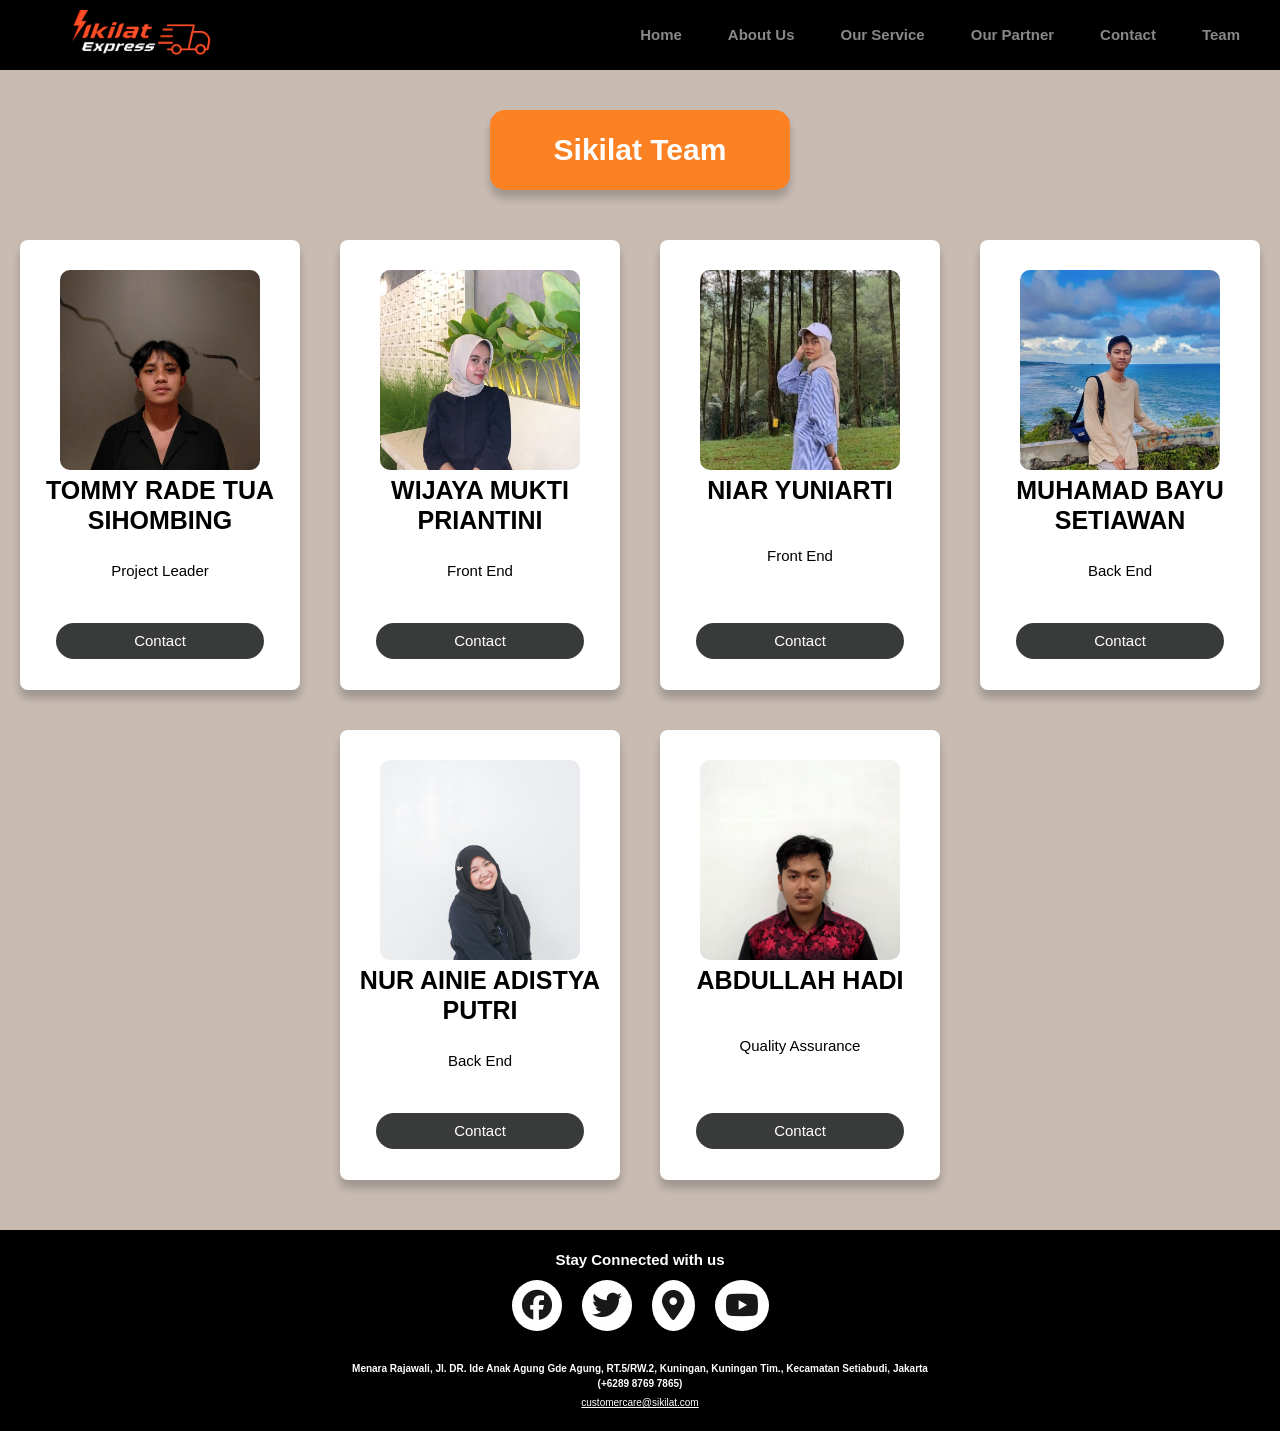
<file: ourteam.html>
<!DOCTYPE html>
<html lang="en">
  <head>
    <meta charset="UTF-8" />
    <meta name="viewport" content="width=device-width, initial-scale=1.0" />
    <link rel="stylesheet" href="./Style/style.css" />
    <title>Capstone-Jayapura Indonesia 17</title>
    <link
      rel="stylesheet"
      href="https://cdnjs.cloudflare.com/ajax/libs/font-awesome/6.4.2/css/all.min.css"
      integrity="sha512-z3gLpd7yknf1YoNbCzqRKc4qyor8gaKU1qmn+CShxbuBusANI9QpRohGBreCFkKxLhei6S9CQXFEbbKuqLg0DA=="
      crossorigin="anonymous"
      referrerpolicy="no-referrer"/>
    </head>
    <body>
        <div class="container-member">
            <nav>
                <div class="navbar_brand">
                    <a href="#"><img src="./assets/Logoputih.png" class="navbar_images" /></a>
                </div>
                <div class="navbar_toggle">
                    <img src="./assets/hamburger.png" alt="hamburger" />
                </div>
                <div class="navbar_menu_mobile">
                    <a href="./index.html">Home</a>
                    <a href="./index.html#aboutus">About Us</a>
                    <a href="./index.html#ourservice">Our Service</a>
                    <a href="./index.html#partner">Our Partner</a>
                    <a href="./index.html#contact">Contact</a>
                    <a href="ourteam.html">Team</a>
                </div>
            </nav>

            <div class="header-ourteam">
                <h1>Sikilat Team</h1>
            </div>

            <div class="grid">
                <article>
                    <img src="./assets/tommy.jpg" alt="Tommy">
                    <div class="deskripsi">
                        <div>
                            <h2>TOMMY RADE TUA SIHOMBING</h2>
                        </div>   
                        <p class="title">Project Leader</p>
                        <a href="https://www.instagram.com/sitabo__/" target="_blank">
                            <p><button class="button">Contact</button></p>
                        </a>
                    </div>
                </article>
                <article>
                    <img src="./assets/wijaya.jpeg" alt="WIJAYA">
                    <div class="deskripsi">
                        <div>
                            <h2>WIJAYA MUKTI PRIANTINI</h2>
                        </div>
                        <p class="title">Front End</p>
                        <a href="https://instagram.com/yayaakuuu_" target="_blank">
                            <p><button class="button">Contact</button></p>
                        </a>
                    </div>
                </article>
                <article>
                    <img src="./assets/niar.jpg" alt="NIAR">
                    <div class="deskripsi">
                        <div>
                            <h2>NIAR YUNIARTI</h2>
                        </div>
                        <p class="title">Front End</p>
                        <a href="https://instagram.com/niarryuniarti?igshid=OGQ5ZDc2ODk2ZA==" target="_blank">
                            <p><button class="button">Contact</button></p>
                        </a>
                    </div>
                </article>
                <article>
                    <img src="./assets/bayu.jpg" alt="BAYU">
                    <div class="deskripsi">
                        <div>
                            <h2>MUHAMAD BAYU SETIAWAN</h2>
                        </div>
                        <p class="title">Back End</p>
                        <a href="https://instagram.com/bayystawn?igshid=NzZlODBkYWE4Ng==" target="_blank">
                            <p><button class="button">Contact</button></p>
                        </a>
                    </div>
                </article>
                <article>
                    <img src="./assets/nur.jpg" alt="NUR">
                    <div class="deskripsi">
                        <div>
                            <h2>NUR AINIE ADISTYA PUTRI </h2>
                        </div>
                        <p class="title">Back End</p>
                        <a href="https://instagram.com/disttyy_?igshid=OGQ5ZDc2ODk2ZA==" target="_blank">
                            <p><button class="button">Contact</button></p>
                        </a>
                    </div>
                </article>
                <article>
                    <img src="./assets/hadi.jpeg" alt="HADI">
                    <div class="deskripsi">
                        <div>
                            <h2>ABDULLAH HADI</h2>
                        </div>
                        <p class="title">Quality Assurance</p>
                        <a href="https://instagram.com/had.i19?igshid=MzNlNGNkZWQ4Mg==" target="_blank">
                            <p><button class="button">Contact</button></p>
                        </a>
                    </div>
                </article>
            </div>
        </div>
        <!-- Fonter -->
        <div class="footer">
            <h3>Stay Connected with us</h3>
            <div class="footer-society">
            <a href="#"><i class="fa-brands fa-facebook"></i></a>
            <a href="#"><i class="fa-brands fa-twitter"></i></a>
            <a href="#"><i class="fas fa-map-marker-alt"></i></a>
            <a href="#"><i class="fa-brands fa-youtube"></i></a>
            </div>
            <div class="footer-content">
            <h5>
                Menara Rajawali, Jl. DR. Ide Anak Agung Gde Agung, RT.5/RW.2,
                Kuningan, Kuningan Tim., Kecamatan Setiabudi, Jakarta
            </h5>
            <h5>(+6289 8769 7865)</h5>
            <a href="#">customercare@sikilat.com</a>

            </div>
        </div>
        <!-- END OF FOOTER -->
        <script src="./Js/script.js"></script>    
    </body>
</html>
</file>
<file: Style/style.css>
* {
  margin: 0;
  padding: 0;
  box-sizing: border-box;
  scroll-behavior: smooth;
}
* {
  font-family: Arial, Helvetica, sans-serif;
  line-height: 20px;
  font-size: 15px;
}
html {
  margin: 0;
  padding: 0;
  background-color: rgb(16, 16, 16);
}
body {
  margin: 0;
  padding: 0;
  background-color: #ffffff;
}
/* padding elemen */
#partner {
  padding-top: 50px;
  padding-right: 50px;
  padding-bottom: 50px;
  padding-left: 50px;
}
#aboutus {
  padding-top: 50px;
  padding-right: 50px;
  padding-bottom: 50px;
  padding-left: 50px;
}
#why {
  padding-top: 50px;
  padding-right: 50px;
  padding-bottom: 50px;
  padding-left: 50px;
}
#ourservice {
  padding-top: 50px;
  padding-right: 50px;
  padding-bottom: 50px;
  padding-left: 50px;
}
/* NAVIGASI */
nav {
  display: flex;
  justify-content: space-between;
  align-items: center;
  height: 70px;
  background-color: black;
  padding: 0px 40px;
  position: sticky;
  top: 0;
  left: 0;
  right: 0;
  z-index: 999;
}
.navbar_toggle {
  display: none;
}
.navbar_images {
  width: 202px;
}
.navbar_menu_mobile {
  display: flex;
  align-items: center;
  gap: 46px;
}
.navbar_menu_mobile a {
  font-weight: bold;
  color: #ffffff88;
  text-decoration: none;
}
.navbar_menu_mobile a:hover {
  color: #ffffff;
}
.hero_section {
  height: 100vh;
  position: relative;
}
.hero_section .hero_images {
  width: 100%;
  height: 100vh;
  object-fit: cover;
  filter: contrast(1.2);
}
.hero_card {
  position: absolute;
  top: 100px;
  right: 20px;
  padding: 60px 40px;
  border-radius: 20px;
  display: flex;
  flex-direction: column;
  gap: 20px;
  width: 500px;
  backdrop-filter: blur(20px);
  background-image: linear-gradient(
    to left,
    rgba(255, 255, 255, 0.26),
    rgba(0, 0, 0, 0)
  );
  box-shadow: 0 0 10px rgba(0, 0, 0, 0.062);
}
.hero_card h1 {
  font-size: 40px;
  font-weight: bold;
  margin: 0;
  padding: 0;
  color: white;
}
.hero_card p {
  font-size: 20px;
  color: white;
  margin: 0;
  padding: 0;
  line-height: 30px;
}
.ourteam {
  display: flex;
  justify-content: center;
  align-items: center;
  width: 110px;
  height: 40px;
  background-color: #fb8122;
  margin: 0;
  padding: 0;
  border-radius: 15px;
}
.pre-title {
  display: flex;
  justify-content: center;
  align-items: center;
  width: 350px;
  height: 80px;
  background-color: #fb8122;
  color: white;
  margin: 40px auto 0px;
  border-radius: 15px;
  font-size: 25px;
}
.about-container {
  background-color: #efefef;
  padding-top: 5px;
  padding-bottom: 10px;
}
.about-content {
  width: 30%;
  height: 300px;
  background-color: white;
  border-radius: 15px;
}
.about-collapse {
  display: flex;
  justify-content: space-between;
  padding: 30px 50px;
  flex-wrap: wrap;
}
#rectangle > h3 {
  text-align: center;
  margin-top: 20px;
}
#rectangle > p {
  justify-content: center;
  align-items: center;
  margin: 20px;
  text-align: justify;
}
#rectangle > h5 {
  justify-content: center;
  align-items: center;
  text-align: justify;
}
/* Image Slider */
.img-container {
  margin: 0 auto;
  margin-top: 80px;
  margin-bottom: 80px;
  position: relative;
  width: 70%;
  height: 0;
  padding-bottom: 40%;
  background: #4c4c4c;
}
.slide-img {
  position: absolute;
  width: 100%;
  height: 100%;
}
.slide-img img {
  width: 100%;
  height: 100%;
}
#i1,
#i2,
#i3 {
  display: none;
}
.pre .nxt {
  width: 12%;
  height: 18px;
  position: absolute;
  top: 0;
  background: black;
  z-index: 99;
  cursor: pointer;
}
.pre {
  left: 0;
}
.nxt {
  right: 0;
}
.navb {
  width: 100%;
  height: 11px;
  bottom: 12%;
  position: absolute;
  text-align: center;
  z-index: 99;
}
.dots {
  top: -5px;
  width: 18px;
  height: 18px;
  margin: 0 4px;
  position: relative;
  border-radius: 50%;
  display: inline-block;
  background: grey;
}
.slide-img {
  z-index: -1;
}
#i1:checked ~ #one,
#i2:checked ~ #two,
#i3:checked ~ #three {
  z-index: 9;
}
#i1:checked ~ .navb #dot1,
#i2:checked ~ .navb #dot2,
#i3:checked ~ .navb #dot3 {
  background: #fb8122;
}
/* Kenapa Harus Sikilat */
.conteiner-sikilat {
  background-color: #efefef;
  padding-top: 5px;
  padding-bottom: 50px;
}
.sikilat-img-container {
  display: flex;
  flex-direction: row;
  justify-content: space-around;
  padding-top: 30px;
  flex-wrap: wrap;
}
.sikilat-img {
  padding: 5px;
  width: 20%;
  text-align: center;
}
.sikilat-img img {
  max-width: 100%;
  max-height: 100%;
  padding: 10px 10px;
}
.tex {
  font-weight: bold;
}
.imgkilat {
  height: 150px;
}
/* Our Service */
.Our-Service-main-container {
  background-color: #efefef;
  height: auto;
  padding-top: 5px;
}
.service-container {
  display: flex;
  justify-content: space-around;
  padding-top: 40px;
  padding-bottom: 50px;
  flex-wrap: wrap;
}
.service-box {
  border: 1px solid #efefef;
  background-color: #efefef;
  border-radius: 40px;
  width: 20%;
  height: auto;
}
.service-box img {
  display: block;
  margin-left: auto;
  margin-right: auto;
}
.service-img1 {
  width: 30%;
  height: auto;
  padding-top: 10px;
  padding-bottom: 10px;
}
.service-img2 {
  width: 200px;
  height: auto;
  padding-top: 10px;
  padding-bottom: 10px;
}
.service-img3 {
  width: 30%;
  height: auto;
  padding-top: 10px;
  padding-bottom: 10px;
}
.service-box h5 {
  margin-top: auto;
  background-color: #fb8122;
  color: white;
  padding: 10px;
  height: 50px;
  border-radius: 10px;
  font-size: 20px;
  text-align: center;
}
.service-box p {
  font-size: 20px;
  text-align: center;
}
.service-box {
  width: 30%;
  border: 1px solid white;
  background-color: white;
  border-radius: 40px;
}
.service-title {
  margin-top: auto;
  background-color: #fb8122;
  color: white;
  padding: 10px;
  border-radius: 10px;
  font-size: 30px;
}
/* Our Partner */
.partnermain-container {
  background-color: #efefef;
  height: auto;
  padding-top: 5px;
}
/* Layouts */
.grid-4 {
  display: grid;
  grid-template-columns: repeat(auto-fit, minmax(270px, 1fr));
  padding-top: 30px;
  padding-bottom: 60px;
}
.partner .pre-title {
  margin: 0 auto;
}
.partner {
  text-align: center;
}
.partner-cover {
  height: 135px;
}
.partner img {
  width: 70%;
  height: 70%;
}
/* question */
#question {
  background-color: #1d2228;
  flex: 1;
  height: 640px;
  text-align: center;
}
#text-h2 {
  color: white;
  line-height: 70px;
}
input,
textarea {
  background-color: rgba(255, 255, 255, 0.1);
  border: 1px solid#d9d9d9;
  border-radius: 10px 10px 10px 10px;
  padding: 10px 15px;
  margin: 6px 0;
  width: 50%;
  font-size: 0.8rem;
}
button {
  background-color: #fb8122;
  border-radius: 10px;
  border-radius: 10px 10px 10px 10px;
  padding: 10px 15px;
  margin: 6px 0;
  width: 50%;
  font-size: 0.8rem;
}
button:hover {
  background-color: rgba(251, 129, 34, 0.5);
}
.box {
  height: 200px;
  width: 50%;
  background-color: rgba(255, 255, 255, 0.1);
  border: 1px solid#d9d9d9;
  border-radius: 10px;
  margin: 0 auto;
  overflow: auto;
  margin-top: 2%;
}
.box1 {
  background-color: #d9d9d9;
  text-align: center;
  border: 1px solid white;
  border-radius: 10px;
  width: 95%;
  height: auto;
  margin: 10px 0;
  margin-left: 10px;
  padding-bottom: 10px;
}
.box1 h4 {
  color: #fb8122;
  padding-bottom: 10px;
}
.box-question input {
  color: white;
}
/* Footer */
.footer {
  background-color: black;
  justify-content: center;
  color: white;
  text-align: center;
  padding-top: 20px;
}
.footer-society {
  display: flex;
  justify-content: center;
}
.footer-society a {
  text-decoration: none;
  padding: 10px;
  background-color: white;
  border-radius: 50%;
  margin: 10px;
}
.footer-society a i {
  font-size: 2rem;
  color: black;
  opacity: 0.9;
}
.footer-society a:hover {
  background-color: black;
  transition: 0.5s;
}
.footer-society a:hover i {
  color: white;
  transition: 0.5s;
}
.footer-content {
  background-color: black;
  padding: 20px;
  text-align: center;
}
.footer-content h5 {
  color: white;
  font-family: "Lucida Sans", "Lucida Sans Regular", "Lucida Grande",
    "Lucida Sans Unicode", Geneva, Verdana, sans-serif;
  font-size: x-small;
  line-height: 150%;
}
.footer-content a {
  color: white;
  line-height: 70%;
  font-family: "Lucida Sans", "Lucida Sans Regular", "Lucida Grande",
    "Lucida Sans Unicode", Geneva, Verdana, sans-serif;
  font-size: x-small;
}
/* RESPONSIVE */
@media screen and (max-width: 768px) {
  .navbar_toggle {
    display: block;
    font-size: 30px;
    color: white;
    cursor: pointer;
  }
  .navbar_toggle img {
    width: 30px;
  }
  .navbar_menu_mobile {
    display: none;
    align-items: center;
    flex-direction: column;
    gap: 46px;
    position: absolute;
    top: 70px;
    right: 0;
    padding: 20px;
    background-color: black;
  }
  .navbar_menu_mobile.open {
    display: flex;
  }
  .navbar_menu_mobile a {
    font-weight: bold;
    color: #ffffff88;
    text-decoration: none;
  }
  .navbar_images {
    width: 140px;
  }
  nav {
    padding: 0px 20px;
  }
  .hero_card {
    top: 140px;
    right: 20px;
    padding: 40px 20px;
    border-radius: 12px;
    gap: 12px;
    width: 400px;
  }
  .hero_card h1 {
    font-size: 32px;
  }
  .hero_card p {
    font-size: 16px;
    line-height: 20px;
  }
  .about-content {
    width: 45%;
    font-size: small;
  }
  .about-collapse {
    justify-content: center;
    gap: 20px;
  }
  .sikilat-img {
    width: 33%;
  }
  .service-box {
    width: 45%;
  }
  .service-container {
    gap: 20px;
  }
  .img-container {
    justify-content: center;
  }
  .grid {
    display: grid;
    grid-template-columns: repeat(2, 1fr);
    gap: 20px;
    margin: 20px;
  }
  .grid > article {
    width: 100%;
  }
  .grid > article img {
    padding-top: 15px;
    width: 150px;
    height: 150px;
  }
  .grid h2 {
    font-size: 20px;
  }
  .grid p {
    font-size: 12px;
  }
  .grid button {
    width: 80%;
  }
}
@media screen and (max-width: 426px) {
  .navbar_toggle {
    display: block;
    font-size: 30px;
    color: white;
    cursor: pointer;
  }
  .navbar_toggle img {
    width: 30px;
  }
  .navbar_menu_mobile {
    display: none;
    align-items: center;
    flex-direction: column;
    gap: 46px;
    position: absolute;
    top: 70px;
    right: 0;
    padding: 20px;
    background-color: black;
  }
  .navbar_menu_mobile.open {
    display: flex;
  }
  .navbar_menu_mobile a {
    font-weight: bold;
    color: #ffffff88;
    text-decoration: none;
  }
  .navbar_images {
    width: 140px;
  }
  nav {
    padding: 0px 20px;
  }
  .hero_card {
    border-radius: 12px;
    gap: 12px;
    width: 90%;
  }
  .hero_card h1 {
    font-size: 30px;
  }
  .hero_card p {
    font-size: 16px;
    line-height: 20px;
  }
  .about-content {
    width: 100%;
  }
  .about-content p {
    font-size: small;
    line-height: normal;
  }
  .about-collapse {
    justify-content: center;
    gap: 30px;
  }
  .img-container {
    justify-content: center;
  }
  .sikilat-img {
    width: 100%;
  }
  .service-box {
    width: 90%;
  }
  .service-container {
    gap: 20px;
  }
  .pre-title {
    width: 50%;
    font-size: 20px;
    text-align: center;
  }
  .grid-4 {
    display: grid;
    grid-template-columns: repeat(auto-fit, minmax(140px, 1fr));
    padding-top: 15px;
    padding-bottom: 30px;
  }
  .partner-cover img {
    width: fit-content;
  }
  .box1 h4 {
    font-size: small;
  }
  .box1 p {
    font-size: smaller;
  }
  .box-question input {
    color: white;
  }
}
/* STYLE UNTUK TEAM */
/* STYLE UNTUK TEAM */
.container-member {
  background-color: #c7bbb2;
  padding-bottom: 50px;
}
.ourteam a {
  text-decoration: none;
}
.grid {
  display: flex;
  flex-wrap: wrap;
  justify-content: center;
  align-items: center;
  gap: 40px;
}
.deskripsi {
  width: 100%;
  min-height: 200px;
  display: flex;
  flex-direction: column;
  align-items: center;
  justify-content: space-between;
}
.deskripsi a {
  width: 100%;
}
img {
  object-fit: cover;
}
.grid > article {
  box-shadow: 0 8px 8px 0 rgba(0, 0, 0, 0.2);
  border-radius: 8px;
  text-align: center;
  background: #fff;
  width: 280px;
  height: 450px;
  transition: 0.2s transform;
  cursor: pointer;
  line-height: 100px;
  padding: 15px 0;
  display: flex;
  flex-direction: column;
  align-items: center;
  justify-content: space-between;
}
.grid > article img {
  margin-top: 15px;
  width: 200px;
  height: 200px;
  border-radius: 10px;
}
.grid > article:hover {
  transform: scale(1.1);
  background: linear-gradient(#ff8b32, #ffa25a, #fcb680, #ffd5b5, #ffffff);
}
.grid p {
  color: #000;
  font-size: 15px;
  padding: 10px;
}
.grid h2 {
  color: #000;
  font-size: 25px;
  line-height: 30px;
}
.grid button {
  border: none;
  outline: 0;
  display: inline-block;
  padding: 8px;
  color: white;
  background-color: #393a3a;
  border-radius: 20px;
  text-align: center;
  cursor: pointer;
  width: 80%;
  font-size: 15px;
}
.grid button:hover {
  background: linear-gradient(#ff7810, #fb8122);
}
.header-ourteam {
  box-shadow: 0 8px 8px 0 rgba(0, 0, 0, 0.2);
  display: flex;
  justify-content: center;
  align-items: center;
  width: 300px;
  height: 80px;
  background-color: #fb8122;
  color: white;
  margin: 40px auto 0px;
  border-radius: 15px;
  cursor: pointer;
  margin-bottom: 50px;
}
.header-ourteam h1:hover {
  transform: scale(1.1);
}
.header-ourteam h1 {
  font-size: 30px;
}
/* For smartphone responsive */
@media (max-width: 480px) {
  .grid {
    display: grid;
    grid-template-columns: repeat(2, 1fr);
    gap: 20px;
    margin: 20px;
  }
  .grid > article {
    width: 100%;
  }
  .grid > article img {
    padding-top: 15px;
    width: 150px;
    height: 150px;
  }
  .grid h2 {
    font-size: 20px;
  }
  .grid p {
    font-size: 12px;
  }
  .grid button {
    width: 80%;
  }
}
</file>
